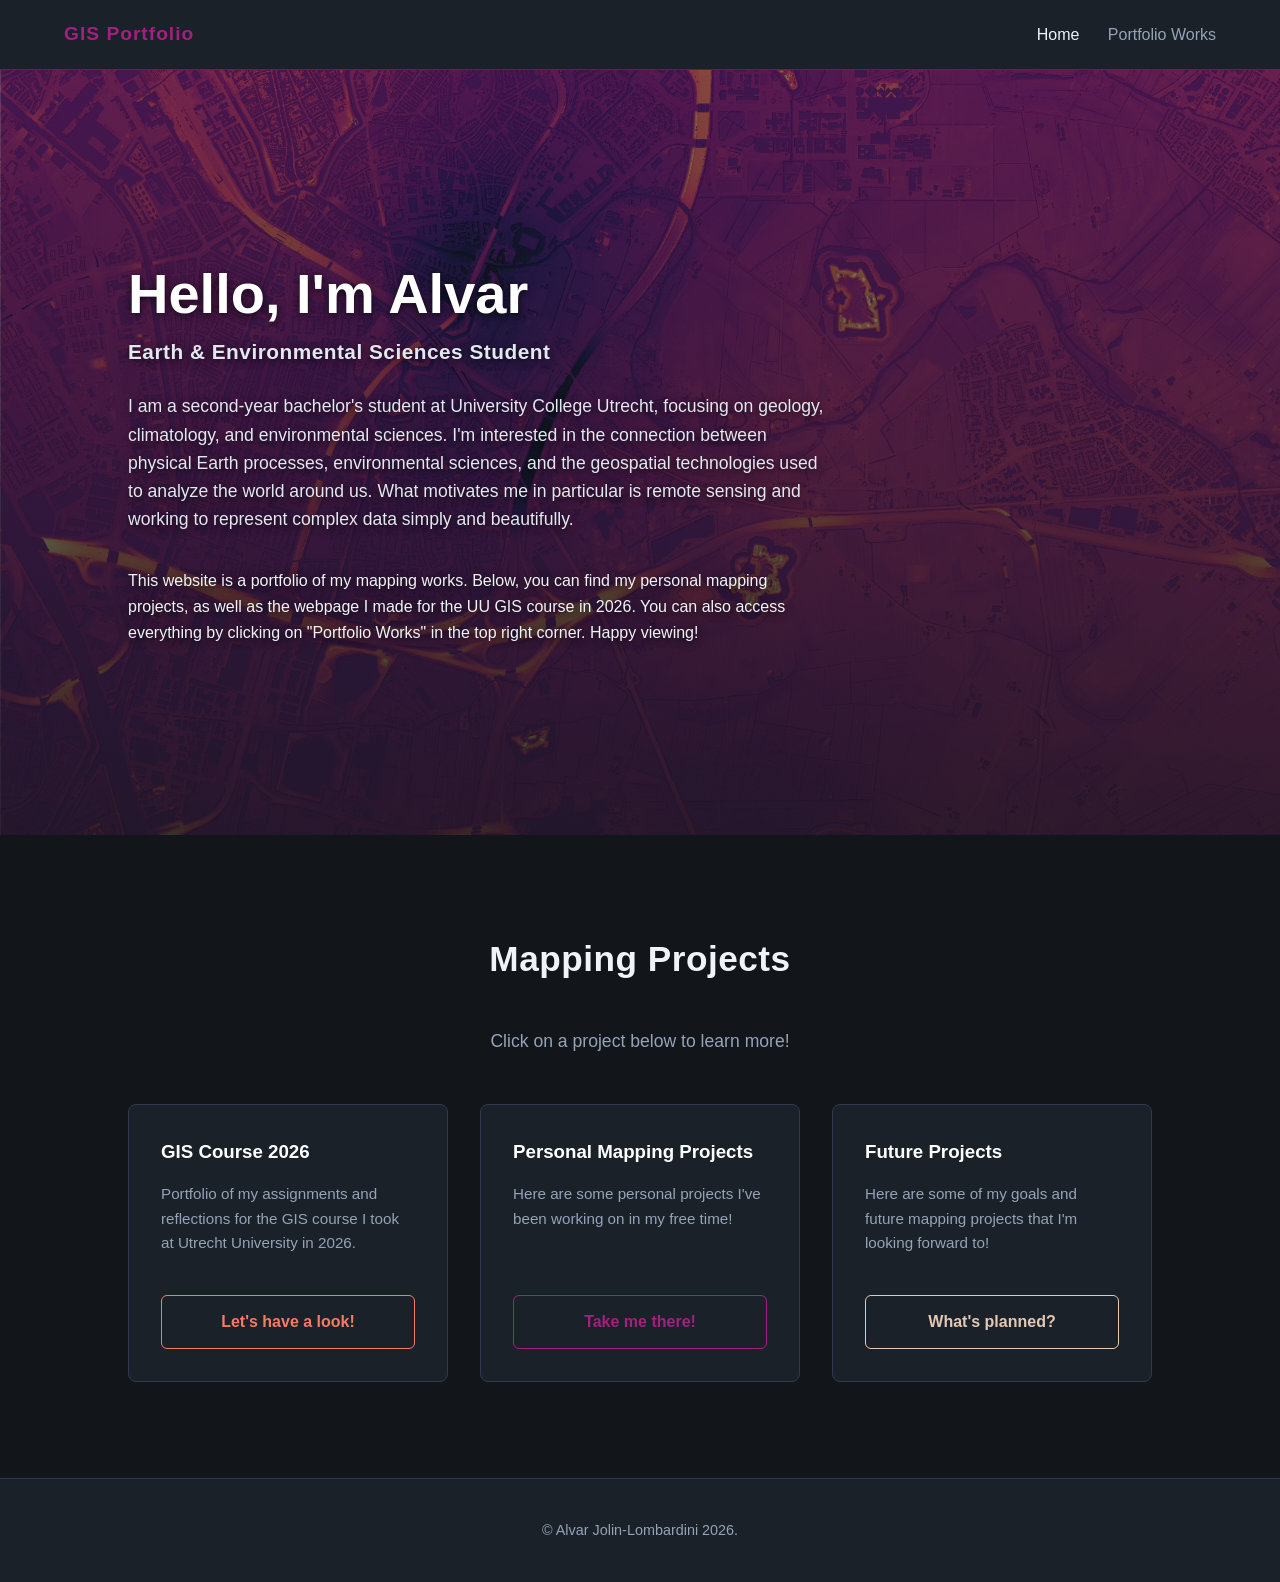
<file: index.html>
<!DOCTYPE html>
<html lang="en">
<head>
    <meta charset="UTF-8">
    <meta name="viewport" content="width=device-width, initial-scale=1.0">
    <title>Alvar's GIS Portfolio</title>
    <link rel="stylesheet" href="Styles/style.css">
</head>
<body>

    <header>
        <div class="logo-thingy">GIS Portfolio</div>
        <nav>
            <a href="index.html" class="active">Home</a>
            <a href="#projects">Portfolio Works</a>
        </nav>
    </header>

    <section class="bigheader-section">
        <div class="bigheader-content">
            <h1>Hello, I'm Alvar</h1>
            <p class="subtitle">Earth & Environmental Sciences Student</p>
            <p class="bio">
                I am a second-year bachelor's student at University College Utrecht, focusing on geology, climatology, and environmental sciences. 
                I'm interested in the connection between physical Earth processes, environmental sciences, and the geospatial technologies used to analyze the world around us. 
                What motivates me in particular is remote sensing and working to represent complex data simply and beautifully.
            </p>
            <p>This website is a portfolio of my mapping works. Below, you can find my personal mapping projects, as well as the webpage I made for the UU GIS course in 2026. You can also access everything by clicking on "Portfolio Works" in the top right corner. Happy viewing!</p>
        </div>
    </section>

    <section id="projects" class="content-section">
        <h2>Mapping Projects</h2>
        <p class="section-intro">Click on a project below to learn more!</p>
        
        <div class="project-grid">
            <div class="project-card">
                <h3>GIS Course 2026</h3>
                <p>Portfolio of my assignments and reflections for the GIS course I took at Utrecht University in 2026.</p>
                <a href="indexGISCourse.html" class="btn btn-secondary btn-lab1">Let's have a look!</a>
            </div>

            <div class="project-card">
                <h3>Personal Mapping Projects</h3>
                <p>Here are some personal projects I've been working on in my free time!</p>
                <a href="personalprojects.html" class="btn btn-secondary btn-lab2">Take me there!</a>
            </div>

            <div class="project-card">
                <h3>Future Projects</h3>
                <p>Here are some of my goals and future mapping projects that I'm looking forward to!</p>
                <a href="futureProjects.html" class="btn btn-secondary btn-lab3">What's planned?</a>
            </div>
        </div>
    </section>

    <footer>
        <p>  &#xA9; Alvar Jolin-Lombardini 2026.</p>
    </footer>

</body>
</html>
</file>
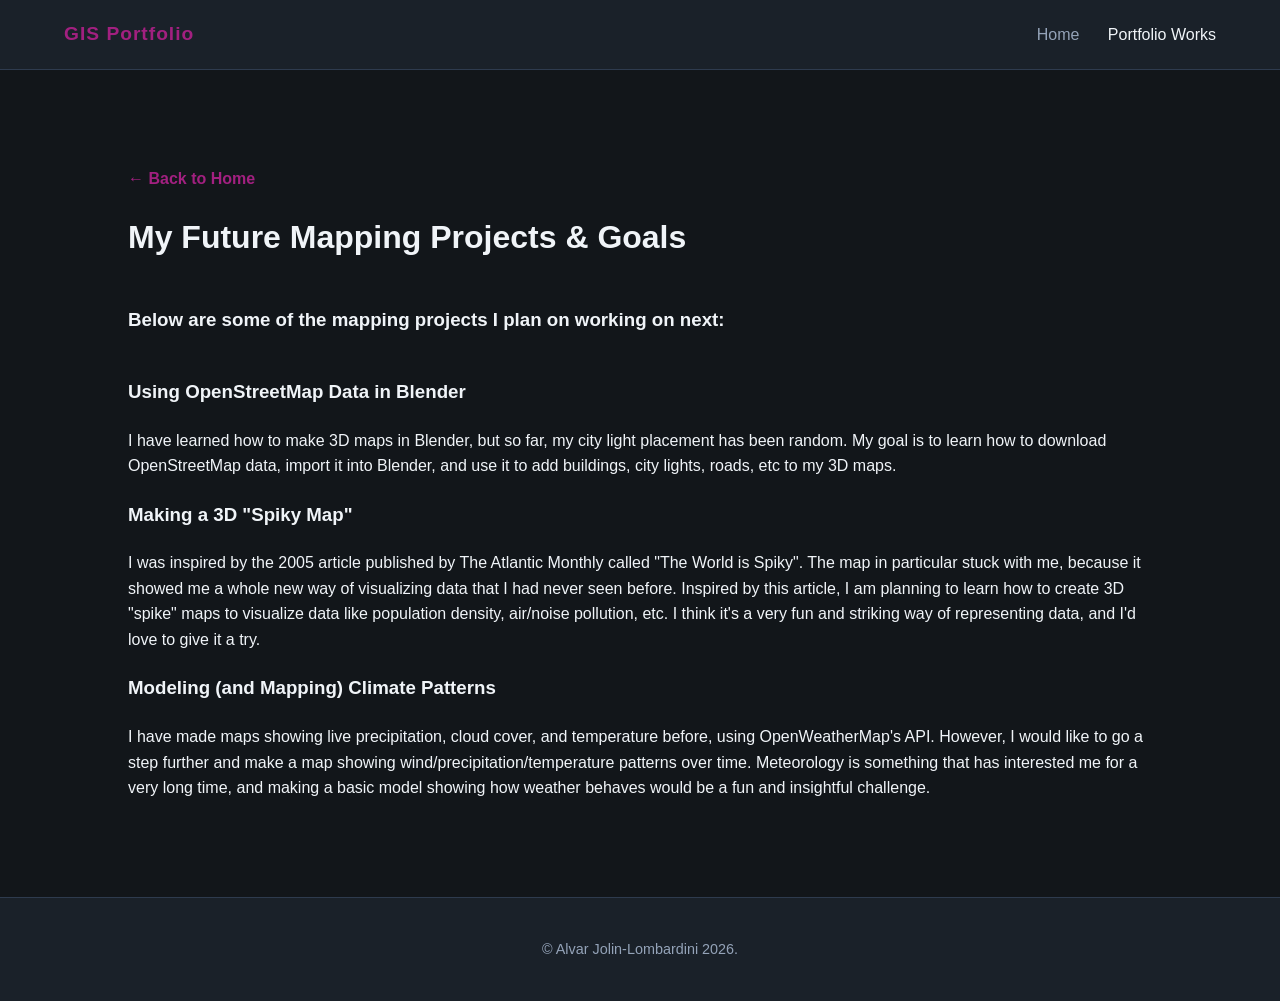
<file: futureProjects.html>
<!DOCTYPE html>
<html lang="en">
<head>
    <meta charset="UTF-8">
    <meta name="viewport" content="width=device-width, initial-scale=1.0">
    <title>Future Projects</title>
    <link rel="stylesheet" href="Styles/style.css">
    
    <script src="Javascript/map4.js" defer></script>

    <style>
        .back-link {
            color: #a22080;
            font-weight: bold;
            text-decoration: none;
        }
        .project-figure {
            margin: 20px 0;
            text-align: center;
        }
        .project-figure img {
            max-width: 100%;
            height: auto;
            border: 1px solid #ddd;
            border-radius: 4px;
        }
        .references-section {
            margin-top: 40px;
            border-top: 1px solid #ddd;
            padding-top: 20px;
        }
        .references-section h3 {
            margin-bottom: 10px;
        }
        .references-section p {
            font-size: 0.9em;
            padding-left: 20px;
            text-indent: -20px;
            line-height: 1.5;
        }

        .big-sub-caption {
            font-size: 13px;
            color: var(--text-muted);
            font-style: italic;
            margin-top: 10px;
            font-family: Arial, sans-serif;
            text-align: center;
        }
    </style>
</head>

<div id="myModal" class="modal">
        <span class="close">&times;</span>
        <img class="modal-content" id="img01">
</div>
<body>

    <header>
        <div class="logo-thingy">GIS Portfolio</div>
        <nav>
            <a href="index.html">Home</a>
            <a href="index.html#projects" class="active">Portfolio Works</a>
        </nav>
    </header>

    <main class="content-section project-detail">
        <a href="index.html#projects" class="back-link">&larr; Back to Home</a>
        <pre> </pre>
        
        <h1>My Future Mapping Projects & Goals</h1>
        <pre> </pre><pre> </pre>

        <div class="project-layout">
            <div class="project-info">
                <h3>Below are some of the mapping projects I plan on working on next:</h3>
                <pre> </pre><pre> </pre>
                <h3>Using OpenStreetMap Data in Blender</h3>
                <pre> </pre>
                <p>
                    I have learned how to make 3D maps in Blender, but so far, my city light placement has been random. My goal is to learn how to download OpenStreetMap data, import it into Blender, and use it to add buildings, city lights, roads, etc to my 3D maps.
                </p>

                <pre> </pre>

                <h3>Making a 3D "Spiky Map"</h3>
                <pre> </pre>
                <p>
                    I was inspired by the 2005 article published by The Atlantic Monthly called "The World is Spiky". The map in particular stuck with me, because it showed me a whole new way of visualizing data that I had never seen before. Inspired by this article, I am planning to learn how to create 3D "spike" maps to visualize data like population density, air/noise pollution, etc. I think it's a very fun and striking way of representing data, and I'd love to give it a try.
                </p>
                <pre> </pre>
                <h3>Modeling (and Mapping) Climate Patterns</h3>
                <pre> </pre>
                <p>
                    I have made maps showing live precipitation, cloud cover, and temperature before, using OpenWeatherMap's API. However, I would like to go a step further and make a map showing wind/precipitation/temperature patterns over time. Meteorology is something that has interested me for a very long time, and making a basic model showing how weather behaves would be a fun and insightful challenge.
                </p>

            </div>
        </div>
    </main>

    <footer>
        <p> &copy; Alvar Jolin-Lombardini 2026.</p>
    </footer>

</body>
</html>
</file>
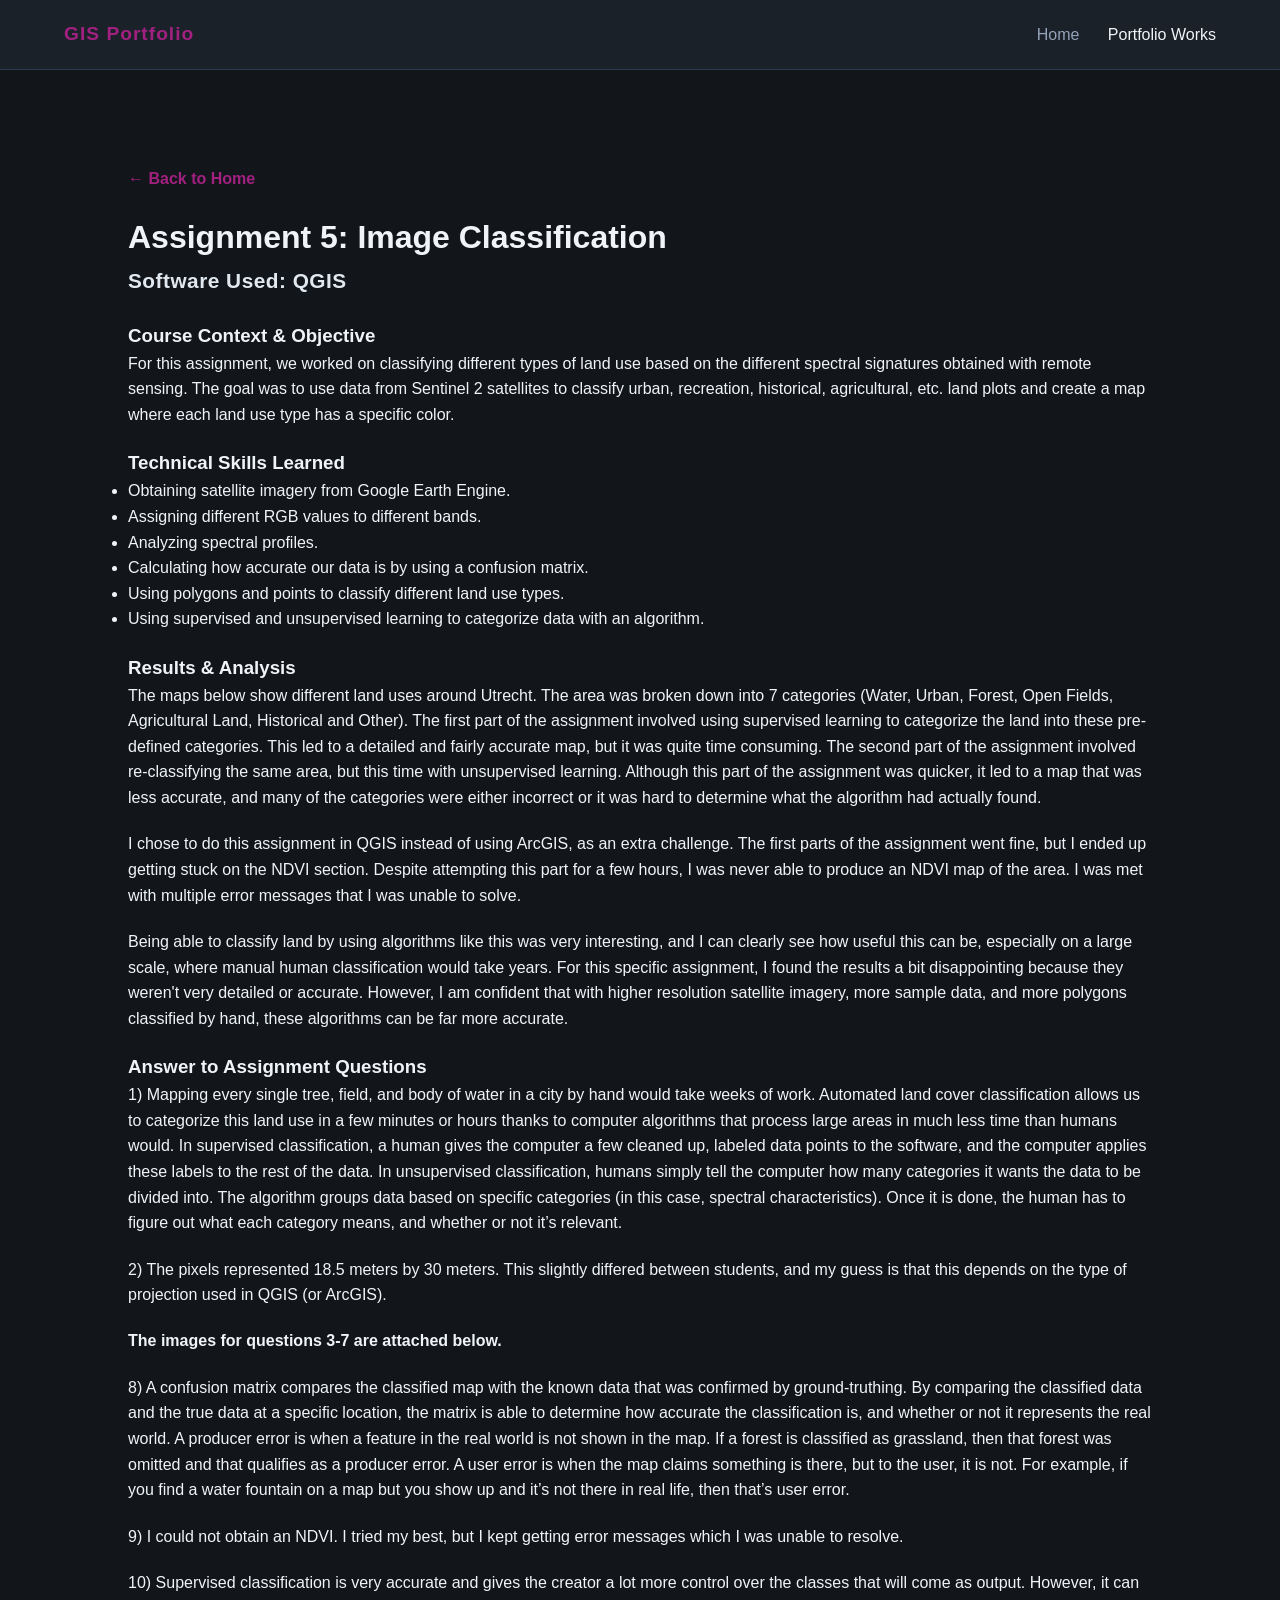
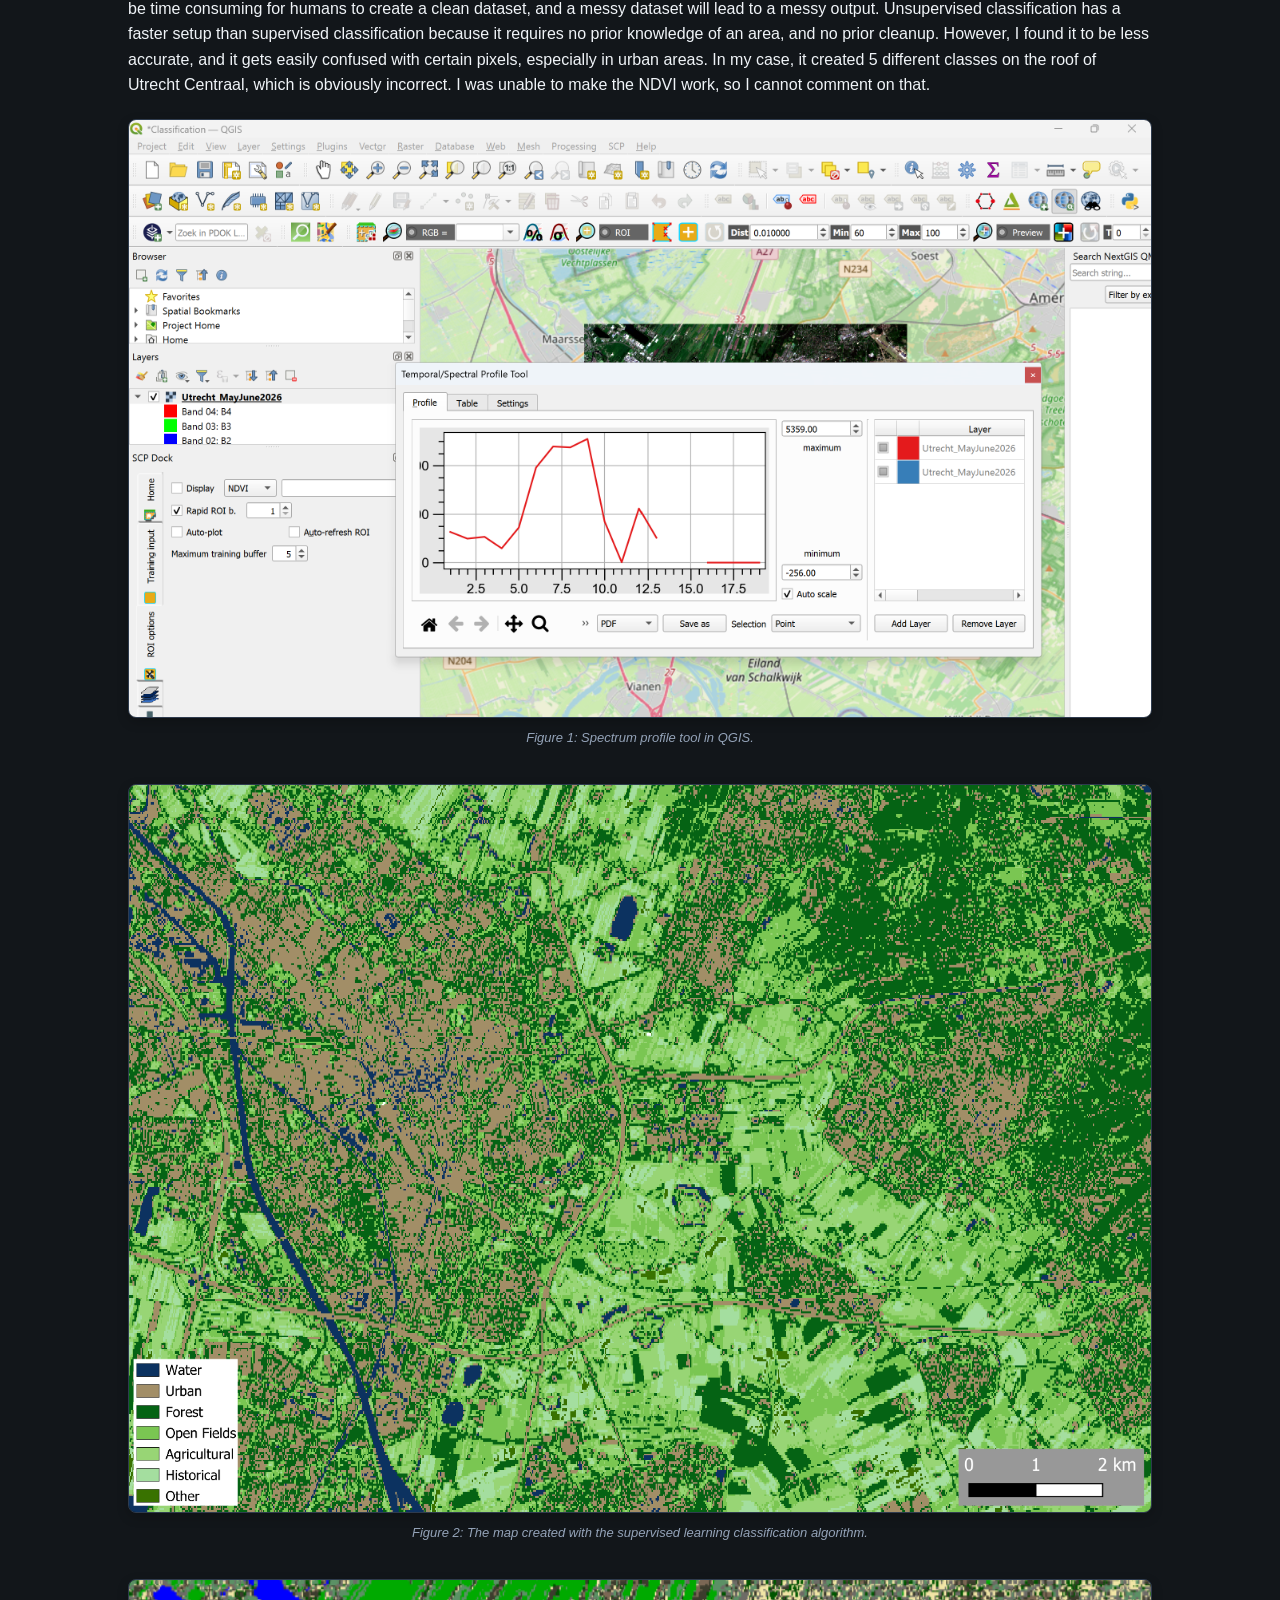
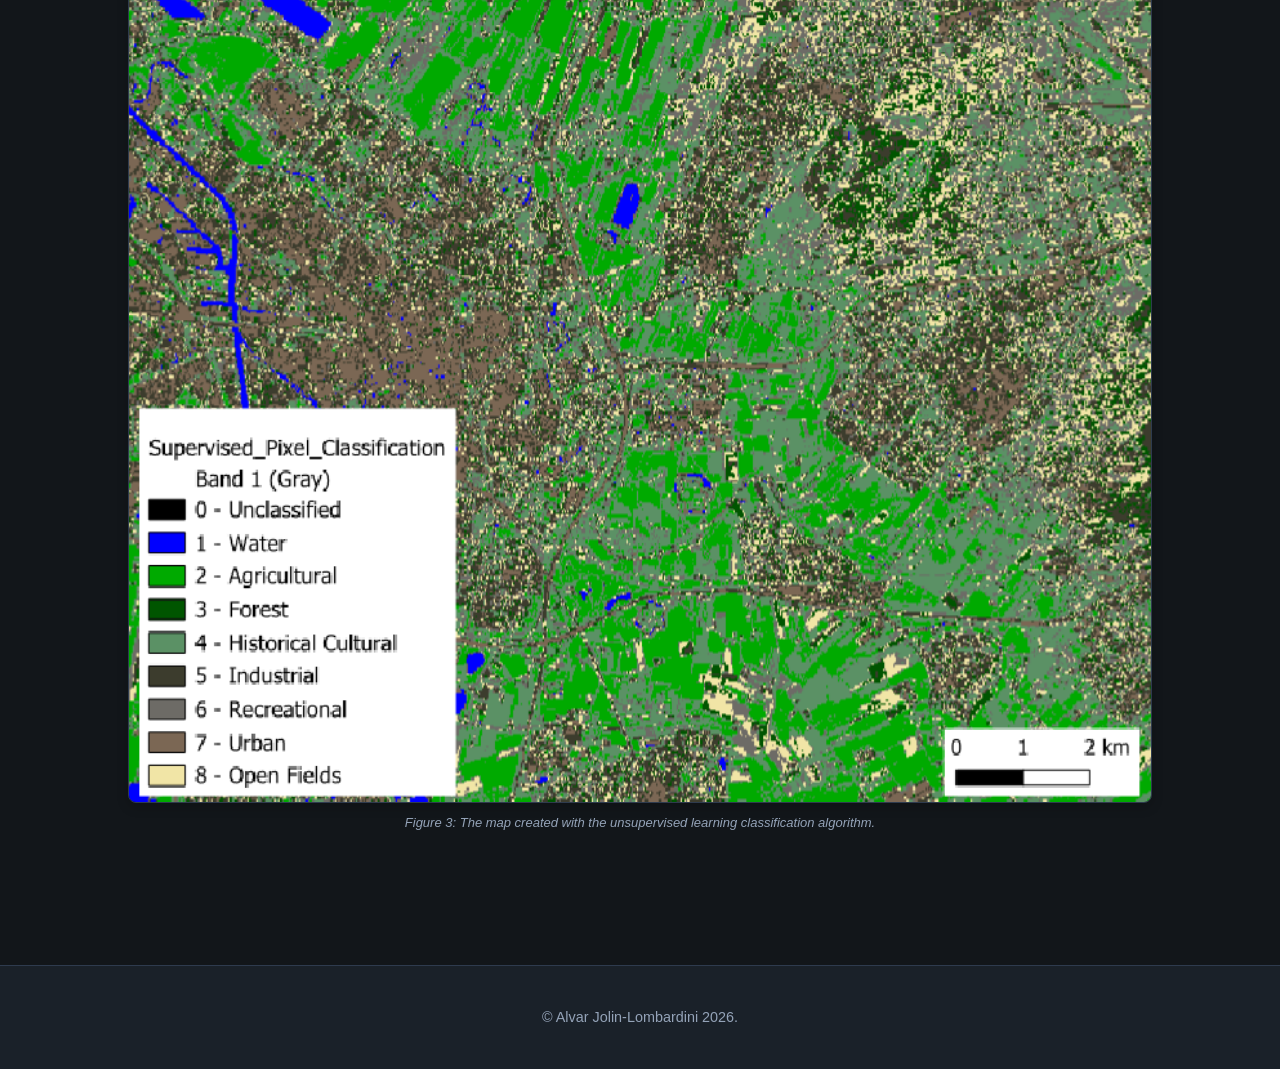
<file: imageClassification.html>
<!DOCTYPE html>
<html lang="en">
<head>
    <meta charset="UTF-8">
    <meta name="viewport" content="width=device-width, initial-scale=1.0">
    <title>Image Classification</title>
    <link rel="stylesheet" href="Styles/style.css">
    
    <script src="Javascript/map4.js" defer></script>

    <style>
        .back-link {
            color: #a22080;
            font-weight: bold;
            text-decoration: none;
        }

        .map-wrapper {
            position: relative;
            width: 100%;
        }

        .full-width-map-container {
            width: 100%;
            margin-bottom: 35px;
            display: flex;
            flex-direction: column;
            align-items: center;
        }

        .full-width-map-img {
            width: 100%;
            height: auto;
            border-radius: 8px;
            border: 1px solid var(--border-color);
            box-shadow: 0 4px 12px rgba(0,0,0,0.2);
        }

        .sub-caption {
            font-size: 13px;
            color: var(--text-muted);
            font-style: italic;
            margin-top: 10px;
            font-family: Arial, sans-serif;
            text-align: center;
        }
    </style>
</head>

<div id="myModal" class="modal">
        <span class="close">&times;</span>
        <img class="modal-content" id="img01">
</div>
<body>

    <header>
        <div class="logo-thingy">GIS Portfolio</div>
        <nav>
            <a href="index.html">Home</a>
            <a href="index.html#projects" class="active">Portfolio Works</a>
        </nav>
    </header>

    <main class="content-section project-detail">
        <a href="index.html#projects" class="back-link">&larr; Back to Home</a>
        <pre> </pre>
        
        <h1>Assignment 5: Image Classification</h1>
        <p class="subtitle">Software Used: QGIS</p>

        <div class="project-layout">
            <div class="project-info">
                <h3>Course Context & Objective</h3>
                <p>
                    For this assignment, we worked on classifying different types of land use based on the different spectral signatures obtained with remote sensing. The goal was to use data from Sentinel 2 satellites to classify urban, recreation, historical, agricultural, etc. land plots and create a map where each land use type has a specific color.
                </p>
                <pre> </pre>

                <h3>Technical Skills Learned</h3>
                <ul>
                    <li>Obtaining satellite imagery from Google Earth Engine.</li>
                    <li>Assigning different RGB values to different bands.</li>
                    <li>Analyzing spectral profiles.</li>
                    <li>Calculating how accurate our data is by using a confusion matrix.</li>
                    <li>Using polygons and points to classify different land use types.</li>
                    <li>Using supervised and unsupervised learning to categorize data with an algorithm.</li>
                </ul>
                <pre> </pre>

                <h3>Results & Analysis</h3>
                <p>
                    The maps below show different land uses around Utrecht. The area was broken down into 7 categories (Water, Urban, Forest, Open Fields, Agricultural Land, Historical and Other). The first part of the assignment involved using supervised learning to categorize the land into these pre-defined categories. This led to a detailed and fairly accurate map, but it was quite time consuming. The second part of the assignment involved re-classifying the same area, but this time with unsupervised learning. Although this part of the assignment was quicker, it led to a map that was less accurate, and many of the categories were either incorrect or it was hard to determine what the algorithm had actually found.
                </p>
                <pre> </pre>
                <p>
                    I chose to do this assignment in QGIS instead of using ArcGIS, as an extra challenge. The first parts of the assignment went fine, but I ended up getting stuck on the NDVI section. Despite attempting this part for a few hours, I was never able to produce an NDVI map of the area. I was met with multiple error messages that I was unable to solve. 
                </p>
                <pre> </pre>
                <p>
                    Being able to classify land by using algorithms like this was very interesting, and I can clearly see how useful this can be, especially on a large scale, where manual human classification would take years. For this specific assignment, I found the results a bit disappointing because they weren't very detailed or accurate. However, I am confident that with higher resolution satellite imagery, more sample data, and more polygons classified by hand, these algorithms can be far more accurate.
                </p>
                <pre> </pre>
                <h3>Answer to Assignment Questions</h3>
                <p>
                    1) Mapping every single tree, field, and body of water in a city by hand would take 
                    weeks of work. Automated land cover classification allows us to categorize this 
                    land use in a few minutes or hours thanks to computer algorithms that process 
                    large areas in much less time than humans would.  
                    In supervised classification, a human gives the computer a few cleaned up, labeled 
                    data points to the software, and the computer applies these labels to the rest of the 
                    data. 
                    In unsupervised classification, humans simply tell the computer how many 
                    categories it wants the data to be divided into. The algorithm groups data based on 
                    specific categories (in this case, spectral characteristics). Once it is done, the 
                    human has to figure out what each category means, and whether or not it’s 
                    relevant.
                </p>
                <pre> </pre>
                <p>
                    2) The pixels represented 18.5 meters by 30 meters. This slightly differed between 
                    students, and my guess is that this depends on the type of projection used in QGIS 
                    (or ArcGIS). 
                </p>
                <pre> </pre>
                <p>
                    <strong>The images for questions 3-7 are attached below.</strong>
                </p>
                <pre> </pre>
                <p>
                    8) A confusion matrix compares the classified map with the known data that was 
                    confirmed by ground-truthing. By comparing the classified data and the true data at 
                    a specific location, the matrix is able to determine how accurate the   
                    classification is, and whether or not it represents the real world. 
                    A producer error is when a feature in the real world is not shown in the map. If a 
                    forest is classified as grassland, then that forest was omitted and that qualifies as 
                    a producer error. 
                    A user error is when the map claims something is there, but to the user, it is not. For 
                    example, if you find a water fountain on a map but you show up and it’s not there in 
                    real life, then that’s user error.
                </p>
                <pre> </pre>
                <p>
                    9) I could not obtain an NDVI. I tried my best, but I kept getting error messages 
                    which  I was unable to resolve.
                </p>
                <pre> </pre>
                <p>
                    10) Supervised classification is very accurate and gives the creator a lot more 
                    control over the classes that will come as output. However, it can be time  
                    consuming for humans to create a clean dataset, and a messy dataset will lead to a 
                    messy output. 
                    Unsupervised classification has a faster setup than supervised classification 
                    because it requires no prior knowledge of an area, and no prior cleanup. However, I 
                    found it to be less accurate, and it gets easily confused with certain pixels,  
                    especially in urban areas. In my case, it created 5 different classes on the roof of 
                    Utrecht Centraal, which is obviously incorrect. 
                    I was unable to make the NDVI work, so I cannot comment on that.
                </p>
                <pre> </pre>
            </div>

            <div class="project-map">
                <div class="full-width-map-container">
                    <img src="Media/Spectrum.png" alt="Spectrum profile tool in QGIS." class="full-width-map-img">
                    <div class="sub-caption">Figure 1: Spectrum profile tool in QGIS.</div>
                </div>

                <div class="full-width-map-container">
                    <img src="Media/Supervised.png" alt="The map created with the supervised learning classification algorithm." class="full-width-map-img">
                    <div class="sub-caption">Figure 2: The map created with the supervised learning classification algorithm.</div>
                </div>

                <div class="full-width-map-container">
                    <img src="Media/Unsupervised.png" alt="The map created with the unsupervised learning classification algorithm." class="full-width-map-img">
                    <div class="sub-caption">Figure 3: The map created with the unsupervised learning classification algorithm.</div>
                </div>
            </div>
        </div>
    </main>

    <footer>
        <p> &#xA9; Alvar Jolin-Lombardini 2026.</p>
    </footer>

</body>
</html>
</file>
<file: Styles/style.css>
:root {
    --bg-primary: #12161a;
    --bg-secondary: #1a2129;
    --accent: #ffffff;
    --text-main: #f0f4f8;
    --text-muted: #94a3b8;
    --border-color: #2e3b4e;
}

* {
    margin: 0;
    padding: 0;
    box-sizing: border-box;
}


body {
    font-family: -apple-system, BlinkMacSystemFont, 'Segoe UI', Roboto, Helvetica, Arial, sans-serif;
    background-color: var(--bg-primary);
    color: var(--text-main);
    line-height: 1.6;
}

header {
    background-color: var(--bg-secondary);
    display: flex;
    justify-content: space-between;
    align-items: center;
    padding: 1.2rem 5%;
    border-bottom: 1px solid var(--border-color);
    position: sticky;
    top: 0;
    z-index: 2000;
}

.logo-thingy {
    font-weight: 700;
    font-size: 1.2rem;
    letter-spacing: 1px;
    color: #a22080;
}

.profile-pic {
    width: 90px;
    height: 90px;
    border-radius: 50%;
    object-fit: cover;
    border: 3px solid #a22080;
    box-shadow: 0 4px 10px rgba(0, 0, 0, 0.4);
    flex-shrink: 0;
}

nav a {
    color: var(--text-muted);
    text-decoration: none;
    margin-left: 1.5rem;
    font-weight: 500;
    transition: color 0.3s ease;
}

nav a:hover, nav a.active {
    color: var(--text-main);
}

.bigheader-section {
    min-height: 85vh;
    display: flex;
    align-items: center;
    justify-content: flex-start;
    padding: 0 10%;
    
    background: linear-gradient(
        rgba(18, 22, 26, 0.45), 
        rgba(18, 22, 26, 0.85)
    ), 
    url('../Media/UtrechtREM.jpg');
    
    background-size: cover;
    background-position: center;
    background-repeat: no-repeat;
    background-attachment: fixed;
}

.bigheader-content {
    max-width: 700px;
    text-align: left;
    text-shadow: 0 2px 8px rgba(0, 0, 0, 0.7);
}

.bigheader-content h1 {
    font-size: 3.5rem;
    margin-bottom: 0.5rem;
    line-height: 1.2;
    color: #ffffff;
}

.subtitle {
    font-size: 1.3rem;
    color: #e2e8f0;
    margin-bottom: 1.5rem;
    font-weight: 600;
    letter-spacing: 0.5px;
}

.bio {
    font-size: 1.1rem;
    color: #e2e8f0;
    margin-bottom: 2.2rem;
}

.btn {
    display: inline-block;
    padding: 0.8rem 1.8rem;
    border-radius: 6px;
    text-decoration: none;
    font-weight: 600;
    transition: transform 0.2s ease, background-color 0.2s ease;
}

.btn:hover {
    transform: translateY(-2px);
}

.btn-secondary {
    background-color: transparent;
    border: 1px solid var(--accent);
    color: var(--accent);
    display: block;
    text-align: center;
    margin-top: 1rem;
}

.btn-secondary:hover {
    background-color: var(--accent);
    color: #ffffff;
}

.content-section {
    padding: 6rem 10%;
    border-bottom: 1px solid var(--border-color);
}

.content-section h2 {
    font-size: 2.2rem;
    margin-bottom: 2.5rem;
    text-align: center;
    letter-spacing: 0.5px;
}

.section-intro {
    text-align: center; 
    margin-bottom: 3rem; 
    color: var(--text-muted);
    font-size: 1.1rem;
}

.grid-2col {
    display: grid;
    grid-template-columns: repeat(auto-fit, minmax(320px, 1fr));
    gap: 2.5rem;
}

.card {
    background-color: var(--bg-secondary);
    padding: 2.5rem;
    border-radius: 8px;
    border: 1px solid var(--border-color);
}

.card h3 {
    margin-bottom: 1.2rem;
    color: #ffffff;
    font-size: 1.4rem;
}

.card p {
    color: var(--text-muted);
    margin-bottom: 1rem;
}

.card p:last-child {
    margin-bottom: 0;
}

.project-grid {
    display: grid;
    grid-template-columns: repeat(auto-fit, minmax(280px, 1fr));
    gap: 2rem;
}

.project-card {
    background-color: var(--bg-secondary);
    padding: 2rem;
    border-radius: 8px;
    border: 1px solid var(--border-color);
    display: flex;
    flex-direction: column;
    justify-content: space-between;
    transition: border-color 0.3s ease, transform 0.3s ease;
}

.project-card:hover {
    border-color: var(--accent);
    transform: translateY(-3px);
}

.project-card h3 {
    margin-bottom: 1rem;
    color: #ffffff;
}

.project-card p {
    color: var(--text-muted);
    font-size: 0.95rem;
    flex-grow: 1; 
    margin-bottom: 1.5rem;
}

footer {
    text-align: center;
    padding: 2.5rem;
    background-color: var(--bg-secondary);
    color: var(--text-muted);
    font-size: 0.9rem;
}

@media (max-width: 768px) {
    .bigheader-section {
        padding: 0 5%;
        min-height: 75vh;
        background-attachment: scroll; 
    }
    
    .bigheader-content h1 {
        font-size: 2.5rem;
    }
    
    .content-section {
        padding: 4rem 5%;
    }
}

.btn-lab1 {
    border-color: #f57b63;
    color: #f57b63;
}
.btn-lab1:hover {
    background-color: #c24026;
    color: #000000;
}


.btn-lab2 {
    border-color: #a22080;
    color: #a22080;
}
.btn-lab2:hover {
    background-color: #660d4f;
    color: #000000;
}

.btn-lab3 {
    border-color: #e3c8b4;
    color: #e3c8b4;
}
.btn-lab3:hover {
    background-color: #d09364;
    color: #000000;
}

.btn-projects {
    border-color: #1090ec;
    color: #1090ec;
}
.btn-projects:hover {
    background-color: #00538f;
    color: #000000;
}

.gallery-container {
    display: grid;
    grid-template-columns: repeat(auto-fit, minmax(300px, 1fr));
    gap: 20px;
    margin-top: 30px;
}

.gallery-item {
    background: rgba(26, 33, 41, 0.5);
    padding: 15px;
    border-radius: 12px;
    border: 1px solid #30363d;
}

.gallery-item img {
    width: 100%;
    border-radius: 8px;
    cursor: pointer;
    transition: transform 0.2s;
}

.gallery-item img:hover { transform: scale(1.02); }


.modal {
    display: none; 
    position: fixed; 
    z-index: 9999; 
    left: 0;
    top: 0;
    width: 100%; 
    height: 100%; 
    background-color: rgba(0, 0, 0, 0.85);
}

.modal-content {
    position: absolute;
    top: 50%;
    left: 50%;
    transform: translate(-50%, -50%);
    max-height: 90vh;
    max-width: 90vw;
    width: auto;
    border-radius: 8px;
    box-shadow: 0 4px 15px rgba(0,0,0,0.5);
}

.close {
    position: absolute;
    top: 5px;
    right: 20px;
    color: #f1f1f1;
    font-size: 50px;
    font-weight: bold;
    cursor: pointer;
    transition: 0.3s;
}

.close:hover,
.close:focus {
    color: #bbb;
    text-decoration: none;
    cursor: pointer;
}
</file>
